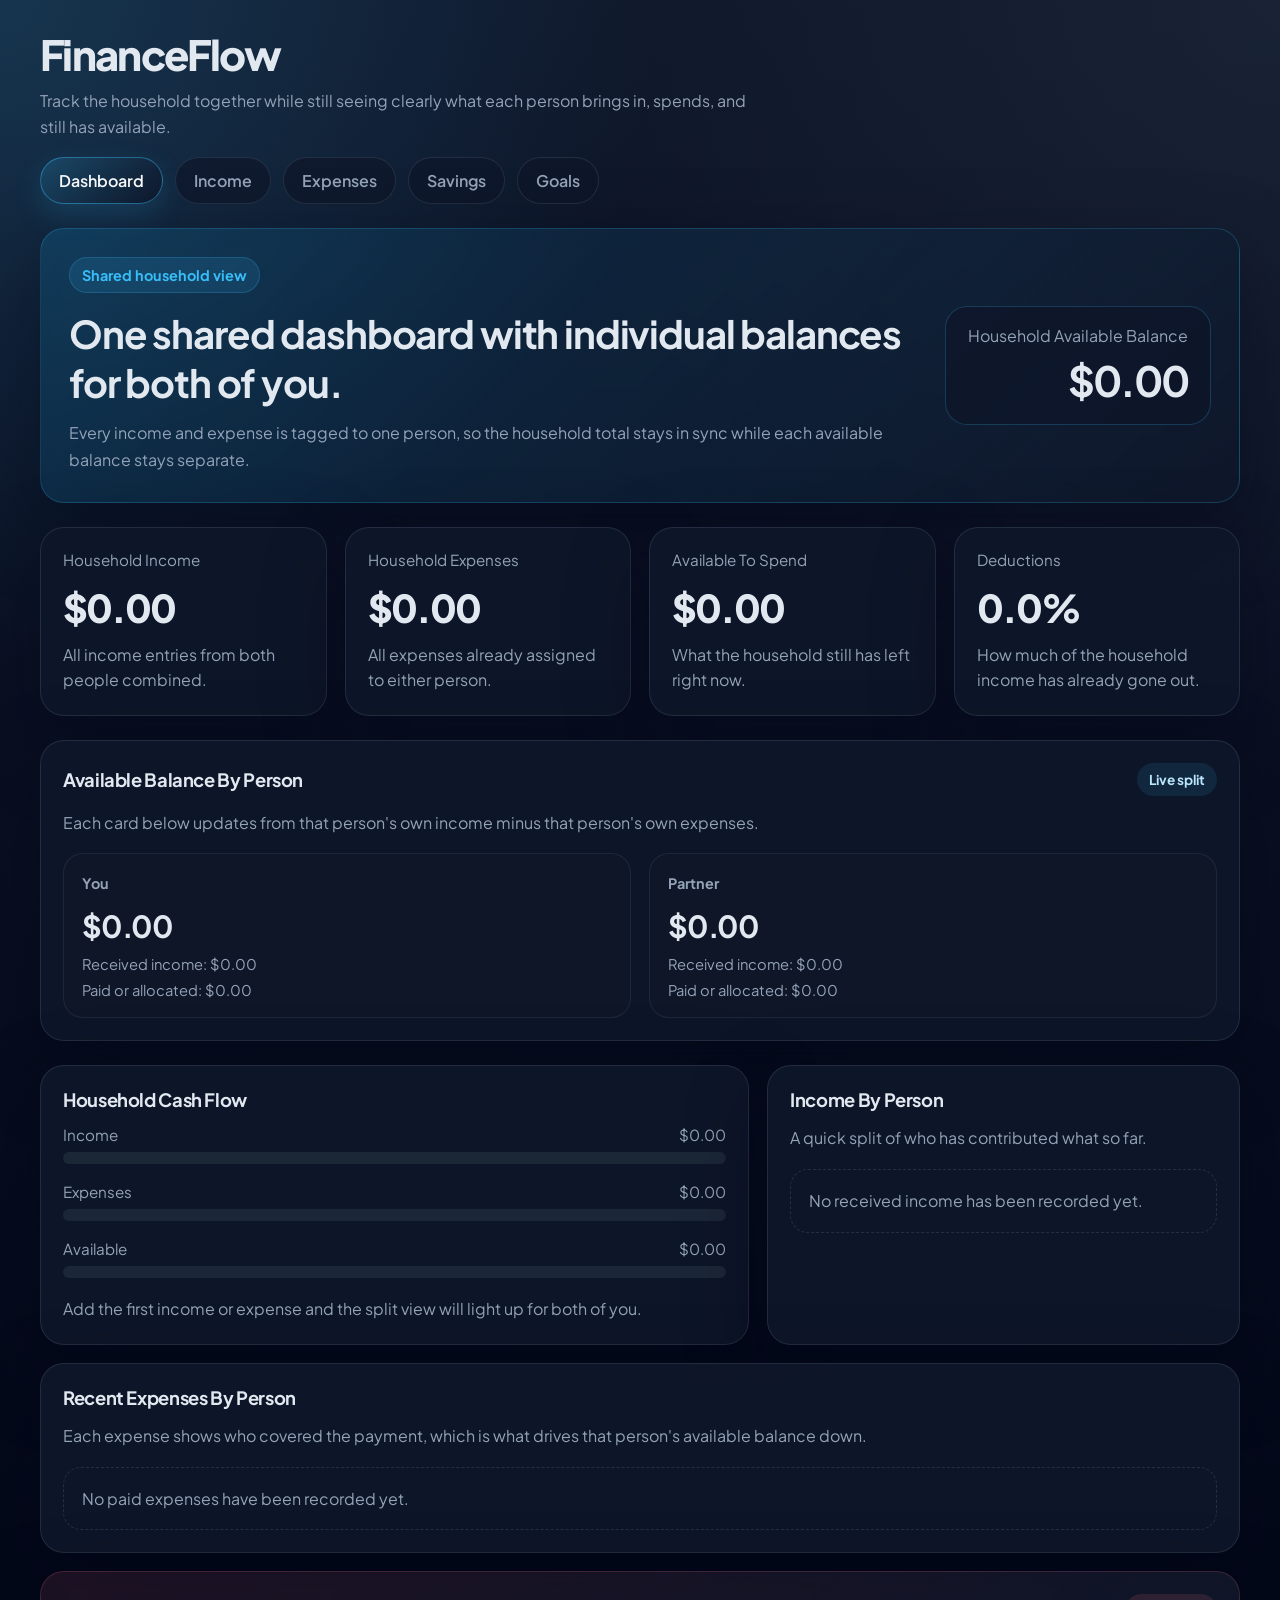
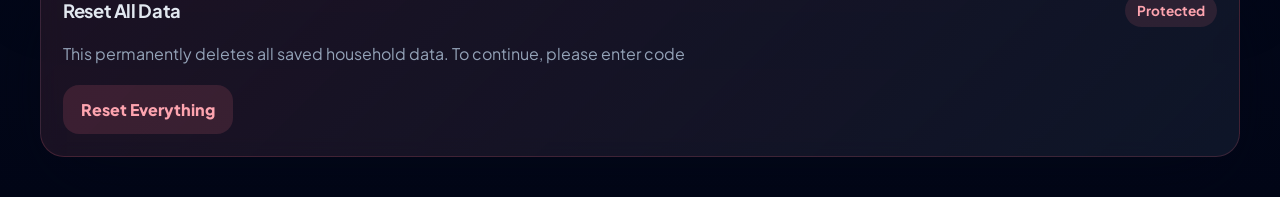
<file: index.html>
<!DOCTYPE html>
<html lang="en">
<head>
  <meta charset="UTF-8">
  <meta name="viewport" content="width=device-width, initial-scale=1.0">
  <title>FinanceFlow | Dashboard</title>
  <link rel="preconnect" href="https://fonts.googleapis.com">
  <link rel="preconnect" href="https://fonts.gstatic.com" crossorigin>
  <link href="https://fonts.googleapis.com/css2?family=Plus+Jakarta+Sans:wght@400;500;600;700;800&display=swap" rel="stylesheet">
  <style>
    :root {
      --panel: rgba(15, 23, 42, 0.92);
      --border: rgba(148, 163, 184, 0.16);
      --text: #e2e8f0;
      --muted: #94a3b8;
      --accent: #38bdf8;
      --shadow: 0 28px 80px rgba(2, 6, 23, 0.45);
      --radius: 24px;
    }

    * { box-sizing: border-box; }

    body {
      margin: 0;
      min-height: 100vh;
      font-family: "Plus Jakarta Sans", sans-serif;
      color: var(--text);
      background:
        radial-gradient(circle at top left, rgba(56, 189, 248, 0.18), transparent 30%),
        radial-gradient(circle at top right, rgba(30, 41, 59, 0.65), transparent 34%),
        linear-gradient(180deg, #0f172a 0%, #020617 100%);
    }

    a { color: inherit; text-decoration: none; }

    .container {
      width: min(1200px, calc(100% - 32px));
      margin: 0 auto;
      padding: 28px 0 40px;
    }

    .topbar {
      display: flex;
      justify-content: space-between;
      align-items: center;
      gap: 18px;
      margin-bottom: 24px;
      flex-wrap: wrap;
    }

    .brand h1 {
      margin: 0;
      font-size: clamp(1.7rem, 4vw, 2.6rem);
      font-weight: 800;
      letter-spacing: -0.04em;
    }

    .brand p {
      margin: 8px 0 0;
      color: var(--muted);
      max-width: 720px;
      line-height: 1.6;
    }

    .nav {
      display: flex;
      gap: 12px;
      flex-wrap: wrap;
    }

    .nav a {
      padding: 12px 18px;
      border-radius: 999px;
      border: 1px solid var(--border);
      background: rgba(15, 23, 42, 0.72);
      color: var(--muted);
      font-weight: 600;
      transition: 0.2s ease;
    }

    .nav a:hover,
    .nav a.active {
      color: #f8fafc;
      border-color: rgba(56, 189, 248, 0.45);
      background: linear-gradient(135deg, rgba(56, 189, 248, 0.2), rgba(15, 23, 42, 0.9));
      box-shadow: 0 12px 30px rgba(56, 189, 248, 0.16);
    }

    .hero,
    .card {
      background: var(--panel);
      border: 1px solid var(--border);
      border-radius: var(--radius);
      box-shadow: var(--shadow);
      backdrop-filter: blur(10px);
    }

    .hero {
      display: grid;
      grid-template-columns: 1.2fr auto;
      gap: 18px;
      align-items: center;
      padding: 28px;
      margin-bottom: 24px;
      background: linear-gradient(135deg, rgba(14, 165, 233, 0.16), rgba(15, 23, 42, 0.92));
      border-color: rgba(56, 189, 248, 0.22);
    }

    .hero-tag {
      display: inline-flex;
      padding: 8px 12px;
      border-radius: 999px;
      background: rgba(56, 189, 248, 0.12);
      border: 1px solid rgba(56, 189, 248, 0.2);
      color: var(--accent);
      font-size: 0.9rem;
      font-weight: 700;
      margin-bottom: 16px;
    }

    .hero h2 {
      margin: 0;
      font-size: clamp(1.6rem, 4vw, 2.4rem);
      letter-spacing: -0.03em;
    }

    .hero p {
      margin: 12px 0 0;
      color: var(--muted);
      line-height: 1.7;
    }

    .hero-total {
      padding: 18px 22px;
      min-width: 240px;
      border-radius: 22px;
      background: rgba(15, 23, 42, 0.78);
      border: 1px solid rgba(56, 189, 248, 0.22);
      text-align: right;
    }

    .hero-total span {
      display: block;
      color: var(--muted);
      margin-bottom: 8px;
    }

    .hero-total strong {
      font-size: clamp(1.8rem, 4vw, 2.6rem);
      letter-spacing: -0.05em;
    }

    .stats-grid,
    .person-grid,
    .content-grid {
      display: grid;
      gap: 18px;
    }

    .stats-grid {
      grid-template-columns: repeat(4, minmax(0, 1fr));
      margin-bottom: 24px;
    }

    .person-grid {
      grid-template-columns: repeat(auto-fit, minmax(220px, 1fr));
    }

    .content-grid {
      grid-template-columns: 1.2fr 0.8fr;
    }

    .card { padding: 22px; }

    .section-title {
      margin: 0 0 14px;
      font-size: 1.15rem;
      letter-spacing: -0.02em;
    }

    .section-copy,
    .stat-meta,
    .subtle {
      color: var(--muted);
      line-height: 1.6;
      margin: 0;
    }

    .stat-label {
      color: var(--muted);
      font-size: 0.95rem;
      margin-bottom: 14px;
    }

    .stat-value {
      font-size: clamp(1.8rem, 3vw, 2.7rem);
      font-weight: 800;
      letter-spacing: -0.05em;
      margin: 0 0 10px;
    }

    .inline-head {
      display: flex;
      justify-content: space-between;
      gap: 16px;
      align-items: center;
      margin-bottom: 14px;
      flex-wrap: wrap;
    }

    .badge {
      display: inline-flex;
      align-items: center;
      padding: 8px 12px;
      border-radius: 999px;
      background: rgba(56, 189, 248, 0.1);
      color: #bae6fd;
      font-size: 0.85rem;
      font-weight: 700;
    }

    .button {
      border: none;
      border-radius: 16px;
      padding: 14px 18px;
      background: linear-gradient(135deg, #38bdf8, #0ea5e9);
      color: #02111f;
      font: inherit;
      font-weight: 800;
      cursor: pointer;
      transition: transform 0.2s ease, box-shadow 0.2s ease;
    }

    .button:hover {
      transform: translateY(-1px);
      box-shadow: 0 16px 30px rgba(56, 189, 248, 0.26);
    }

    .button-danger {
      background: rgba(251, 113, 133, 0.14);
      color: #fda4af;
      box-shadow: none;
    }

    .button.button-danger:hover {
      box-shadow: 0 16px 30px rgba(251, 113, 133, 0.18);
    }

    .danger-zone {
      border-color: rgba(251, 113, 133, 0.18);
      background: linear-gradient(135deg, rgba(251, 113, 133, 0.10), rgba(15, 23, 42, 0.92));
    }

    .person-card {
      padding: 18px;
      border-radius: 20px;
      background: rgba(15, 23, 42, 0.74);
      border: 1px solid rgba(148, 163, 184, 0.12);
    }

    .shared-card {
      border-style: dashed;
    }

    .person-kicker {
      display: inline-flex;
      margin-bottom: 14px;
      color: var(--muted);
      font-size: 0.9rem;
      font-weight: 700;
    }

    .person-card strong {
      display: block;
      font-size: 1.9rem;
      letter-spacing: -0.04em;
      margin-bottom: 10px;
    }

    .person-meta {
      display: grid;
      gap: 8px;
      color: var(--muted);
      font-size: 0.92rem;
    }

    .list {
      display: grid;
      gap: 12px;
    }

    .list-item {
      display: flex;
      justify-content: space-between;
      gap: 16px;
      padding: 16px 18px;
      border-radius: 18px;
      background: rgba(15, 23, 42, 0.78);
      border: 1px solid rgba(148, 163, 184, 0.12);
    }

    .list-item strong {
      display: block;
      margin-bottom: 4px;
      font-size: 0.98rem;
    }

    .item-meta {
      display: flex;
      gap: 10px;
      flex-wrap: wrap;
      color: var(--muted);
      font-size: 0.9rem;
    }

    .empty-state {
      padding: 18px;
      border-radius: 18px;
      background: rgba(15, 23, 42, 0.7);
      border: 1px dashed rgba(148, 163, 184, 0.18);
      color: var(--muted);
      line-height: 1.6;
    }

    .bar-stack {
      display: grid;
      gap: 18px;
    }

    .bar-row {
      display: grid;
      gap: 8px;
    }

    .bar-header {
      display: flex;
      justify-content: space-between;
      gap: 12px;
      color: var(--muted);
      font-size: 0.95rem;
    }

    .bar-track {
      width: 100%;
      height: 12px;
      background: rgba(30, 41, 59, 0.86);
      border-radius: 999px;
      overflow: hidden;
    }

    .bar-fill {
      height: 100%;
      border-radius: inherit;
      transition: width 0.35s ease;
    }

    .income-bar { background: linear-gradient(90deg, #38bdf8, #0ea5e9); }
    .expense-bar { background: linear-gradient(90deg, #fb7185, #f43f5e); }
    .available-bar { background: linear-gradient(90deg, #22c55e, #14b8a6); }

    @media (max-width: 980px) {
      .hero,
      .content-grid {
        grid-template-columns: 1fr;
      }

      .stats-grid {
        grid-template-columns: repeat(2, minmax(0, 1fr));
      }

      .hero-total {
        text-align: left;
      }
    }

    @media (max-width: 640px) {
      .container {
        width: min(100% - 20px, 100%);
        padding: 18px 0 28px;
      }

      .hero,
      .card {
        padding: 18px;
        border-radius: 20px;
      }

      .stats-grid {
        grid-template-columns: 1fr;
      }

      .nav {
        width: 100%;
      }

      .nav a {
        flex: 1 1 calc(50% - 8px);
        text-align: center;
      }
    }
  </style>
</head>
<body>
  <div class="container" id="dashboard-page">
    <header class="topbar">
      <div class="brand">
        <h1>FinanceFlow</h1>
        <p>Track the household together while still seeing clearly what each person brings in, spends, and still has available.</p>
      </div>
      <nav class="nav">
        <a class="active" href="index.html">Dashboard</a>
        <a href="income.html">Income</a>
        <a href="expenses.html">Expenses</a>
        <a href="savings.html">Savings</a>
        <a href="goals.html">Goals</a>
      </nav>
    </header>

    <section class="hero">
      <div>
        <div class="hero-tag">Shared household view</div>
        <h2>One shared dashboard with individual balances for both of you.</h2>
        <p>Every income and expense is tagged to one person, so the household total stays in sync while each available balance stays separate.</p>
      </div>
      <div class="hero-total">
        <span>Household Available Balance</span>
        <strong id="dashboard-household-available">$0.00</strong>
      </div>
    </section>

    <section class="stats-grid">
      <article class="card">
        <div class="stat-label">Household Income</div>
        <p class="stat-value" id="total-income">$0.00</p>
        <p class="stat-meta">All income entries from both people combined.</p>
      </article>
      <article class="card">
        <div class="stat-label">Household Expenses</div>
        <p class="stat-value" id="total-expenses">$0.00</p>
        <p class="stat-meta">All expenses already assigned to either person.</p>
      </article>
      <article class="card">
        <div class="stat-label">Available To Spend</div>
        <p class="stat-value" id="total-available">$0.00</p>
        <p class="stat-meta">What the household still has left right now.</p>
      </article>
      <article class="card">
        <div class="stat-label">Deductions</div>
        <p class="stat-value" id="deductions-value">0%</p>
        <p class="stat-meta">How much of the household income has already gone out.</p>
      </article>
    </section>

    <section class="card" style="margin-bottom: 24px;">
      <div class="inline-head">
        <h3 class="section-title" style="margin: 0;">Available Balance By Person</h3>
        <span class="badge">Live split</span>
      </div>
      <p class="section-copy">Each card below updates from that person's own income minus that person's own expenses.</p>
      <div id="person-stats" class="person-grid" style="margin-top: 18px;"></div>
      <p id="shared-data-note" class="subtle" style="display: none; margin-top: 18px;"></p>
    </section>

    <section class="content-grid">
      <article class="card">
        <h3 class="section-title">Household Cash Flow</h3>
        <div class="bar-stack">
          <div class="bar-row">
            <div class="bar-header">
              <span>Income</span>
              <span id="income-line">$0.00</span>
            </div>
            <div class="bar-track"><div class="bar-fill income-bar" id="income-bar"></div></div>
          </div>
          <div class="bar-row">
            <div class="bar-header">
              <span>Expenses</span>
              <span id="expense-line">$0.00</span>
            </div>
            <div class="bar-track"><div class="bar-fill expense-bar" id="expense-bar"></div></div>
          </div>
          <div class="bar-row">
            <div class="bar-header">
              <span>Available</span>
              <span id="available-line">$0.00</span>
            </div>
            <div class="bar-track"><div class="bar-fill available-bar" id="available-bar"></div></div>
          </div>
        </div>
        <p class="section-copy" id="summary-text" style="margin-top: 18px;">Add income and expenses to activate the shared household view.</p>
      </article>

      <article class="card">
        <h3 class="section-title">Income By Person</h3>
        <p class="section-copy" style="margin-bottom: 18px;">A quick split of who has contributed what so far.</p>
        <div id="income-split-list" class="list">
          <div class="empty-state">No income has been recorded yet.</div>
        </div>
      </article>
    </section>

    <section class="card" style="margin-top: 18px;">
      <h3 class="section-title">Recent Expenses By Person</h3>
      <p class="section-copy" style="margin-bottom: 18px;">Each expense shows who covered the payment, which is what drives that person's available balance down.</p>
      <div id="expense-split-list" class="list">
        <div class="empty-state">No expenses have been recorded yet.</div>
      </div>
    </section>

    <section class="card danger-zone" style="margin-top: 18px;">
      <div class="inline-head">
        <h3 class="section-title" style="margin: 0;">Reset All Data</h3>
        <span class="badge" style="background: rgba(251, 113, 133, 0.12); color: #fda4af;">Protected</span>
      </div>
      <p class="section-copy" style="margin-bottom: 18px;">
        This permanently deletes all saved household data. To continue, please enter code
      </p>
      <button class="button button-danger" id="reset-finance-button" type="button">Reset Everything</button>
    </section>
  </div>

  <script src="app.js"></script>
</body>
</html>
</file>
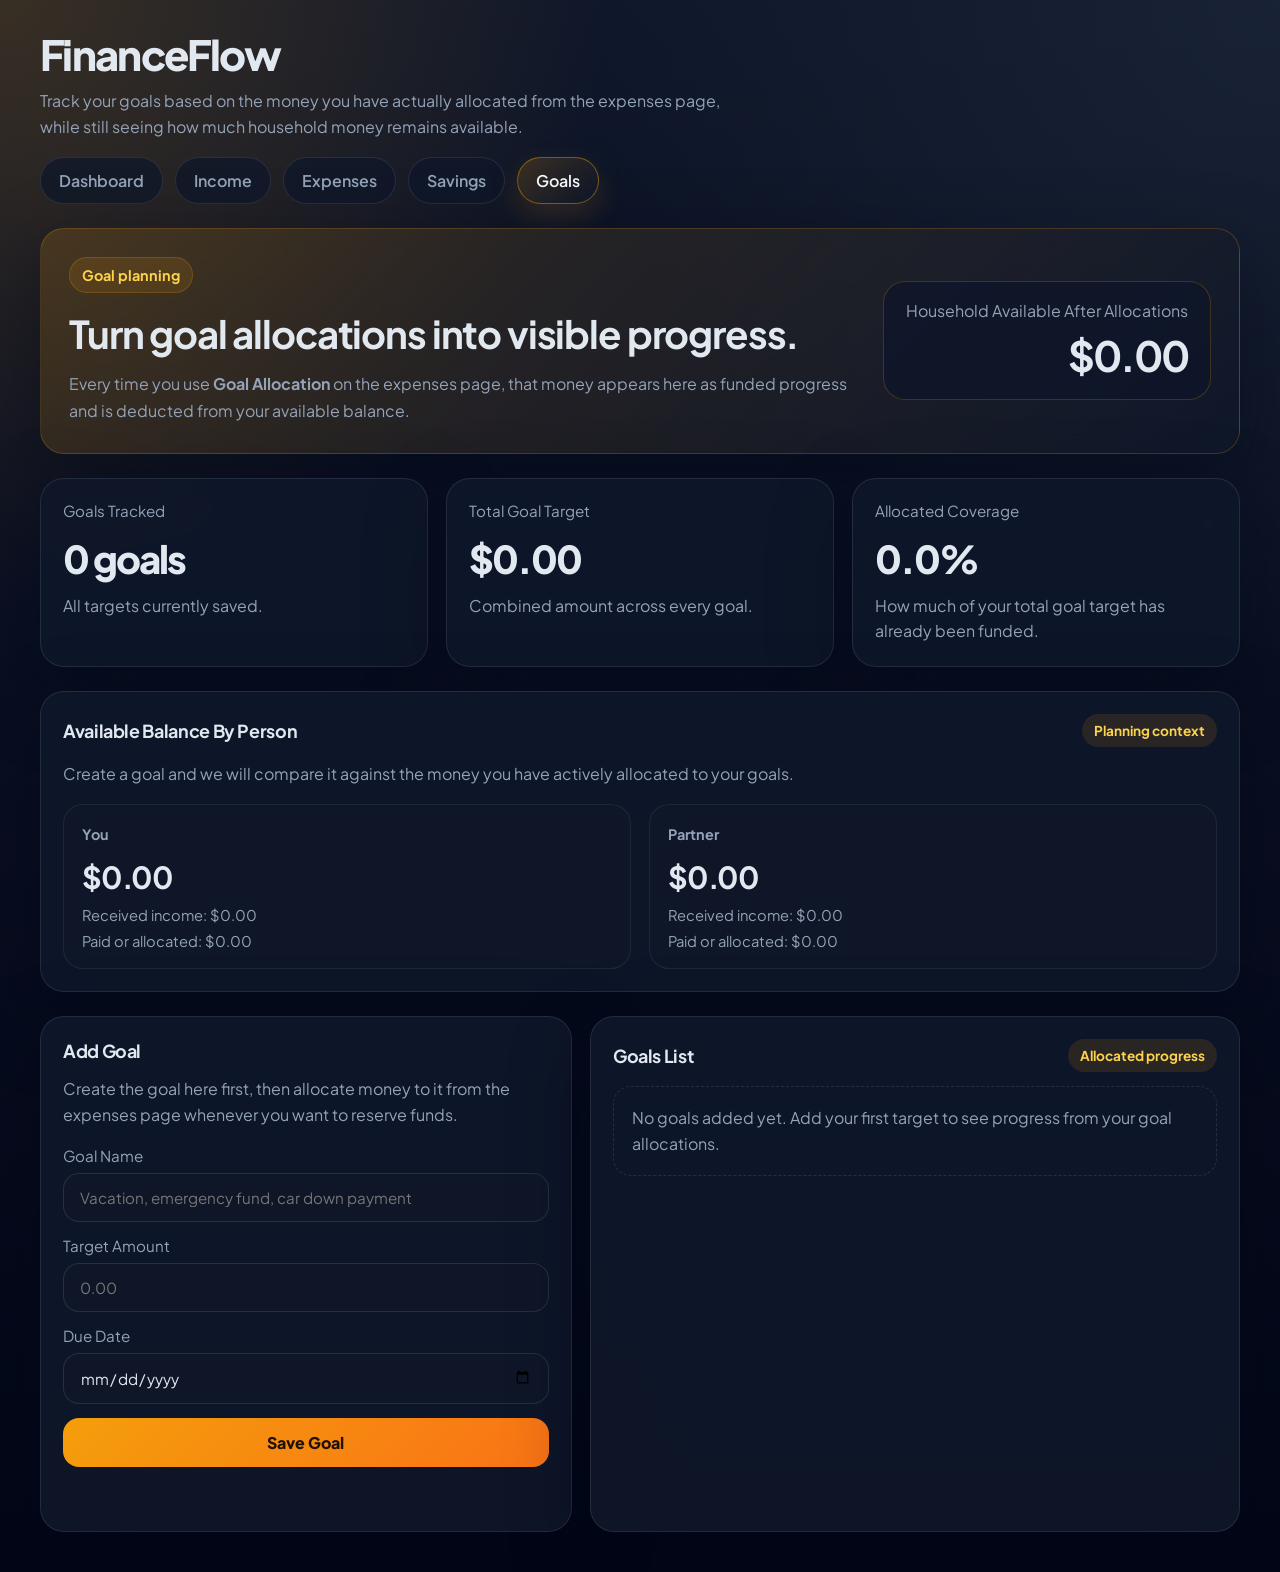
<file: goals.html>
<!DOCTYPE html>
<html lang="en">
<head>
  <meta charset="UTF-8">
  <meta name="viewport" content="width=device-width, initial-scale=1.0">
  <title>FinanceFlow | Goals</title>
  <link rel="preconnect" href="https://fonts.googleapis.com">
  <link rel="preconnect" href="https://fonts.gstatic.com" crossorigin>
  <link href="https://fonts.googleapis.com/css2?family=Plus+Jakarta+Sans:wght@400;500;600;700;800&display=swap" rel="stylesheet">
  <style>
    :root {
      --panel: rgba(15, 23, 42, 0.92);
      --border: rgba(148, 163, 184, 0.16);
      --text: #e2e8f0;
      --muted: #94a3b8;
      --accent: #f59e0b;
      --shadow: 0 28px 80px rgba(2, 6, 23, 0.45);
      --radius: 24px;
    }

    * { box-sizing: border-box; }

    body {
      margin: 0;
      min-height: 100vh;
      font-family: "Plus Jakarta Sans", sans-serif;
      color: var(--text);
      background:
        radial-gradient(circle at top left, rgba(245, 158, 11, 0.18), transparent 30%),
        radial-gradient(circle at top right, rgba(30, 41, 59, 0.65), transparent 34%),
        linear-gradient(180deg, #0f172a 0%, #020617 100%);
    }

    a { color: inherit; text-decoration: none; }

    .container {
      width: min(1200px, calc(100% - 32px));
      margin: 0 auto;
      padding: 28px 0 40px;
    }

    .topbar {
      display: flex;
      justify-content: space-between;
      align-items: center;
      gap: 18px;
      margin-bottom: 24px;
      flex-wrap: wrap;
    }

    .brand h1 {
      margin: 0;
      font-size: clamp(1.7rem, 4vw, 2.6rem);
      font-weight: 800;
      letter-spacing: -0.04em;
    }

    .brand p {
      margin: 8px 0 0;
      color: var(--muted);
      max-width: 720px;
      line-height: 1.6;
    }

    .nav {
      display: flex;
      gap: 12px;
      flex-wrap: wrap;
    }

    .nav a {
      padding: 12px 18px;
      border-radius: 999px;
      border: 1px solid var(--border);
      background: rgba(15, 23, 42, 0.72);
      color: var(--muted);
      font-weight: 600;
      transition: 0.2s ease;
    }

    .nav a:hover,
    .nav a.active {
      color: #f8fafc;
      border-color: rgba(245, 158, 11, 0.45);
      background: linear-gradient(135deg, rgba(245, 158, 11, 0.18), rgba(15, 23, 42, 0.9));
      box-shadow: 0 12px 30px rgba(245, 158, 11, 0.16);
    }

    .hero,
    .card {
      background: var(--panel);
      border: 1px solid var(--border);
      border-radius: var(--radius);
      box-shadow: var(--shadow);
      backdrop-filter: blur(10px);
    }

    .hero {
      display: grid;
      grid-template-columns: 1.2fr auto;
      gap: 18px;
      align-items: center;
      padding: 28px;
      margin-bottom: 24px;
      background: linear-gradient(135deg, rgba(245, 158, 11, 0.16), rgba(15, 23, 42, 0.92));
      border-color: rgba(245, 158, 11, 0.22);
    }

    .hero-tag {
      display: inline-flex;
      padding: 8px 12px;
      border-radius: 999px;
      background: rgba(245, 158, 11, 0.12);
      border: 1px solid rgba(245, 158, 11, 0.2);
      color: #fcd34d;
      font-size: 0.9rem;
      font-weight: 700;
      margin-bottom: 16px;
    }

    .hero h2 {
      margin: 0;
      font-size: clamp(1.6rem, 4vw, 2.4rem);
      letter-spacing: -0.03em;
    }

    .hero p {
      margin: 12px 0 0;
      color: var(--muted);
      line-height: 1.7;
    }

    .hero-total {
      padding: 18px 22px;
      min-width: 240px;
      border-radius: 22px;
      background: rgba(15, 23, 42, 0.78);
      border: 1px solid rgba(245, 158, 11, 0.22);
      text-align: right;
    }

    .hero-total span {
      display: block;
      color: var(--muted);
      margin-bottom: 8px;
    }

    .hero-total strong {
      font-size: clamp(1.8rem, 4vw, 2.6rem);
      letter-spacing: -0.05em;
    }

    .stats-grid,
    .person-grid,
    .layout,
    .stack {
      display: grid;
      gap: 18px;
    }

    .stats-grid {
      grid-template-columns: repeat(3, minmax(0, 1fr));
      margin-bottom: 24px;
    }

    .person-grid {
      grid-template-columns: repeat(auto-fit, minmax(220px, 1fr));
    }

    .layout {
      grid-template-columns: 0.9fr 1.1fr;
    }

    .card { padding: 22px; }

    .section-title {
      margin: 0 0 14px;
      font-size: 1.12rem;
      letter-spacing: -0.02em;
    }

    .section-copy,
    .stat-meta,
    .subtle {
      color: var(--muted);
      line-height: 1.6;
      margin: 0;
    }

    .stat-label {
      color: var(--muted);
      font-size: 0.95rem;
      margin-bottom: 14px;
    }

    .stat-value {
      font-size: clamp(1.8rem, 3vw, 2.5rem);
      font-weight: 800;
      letter-spacing: -0.05em;
      margin: 0 0 10px;
    }

    .inline-head {
      display: flex;
      justify-content: space-between;
      gap: 16px;
      align-items: center;
      margin-bottom: 14px;
      flex-wrap: wrap;
    }

    .badge {
      display: inline-flex;
      align-items: center;
      padding: 8px 12px;
      border-radius: 999px;
      background: rgba(245, 158, 11, 0.12);
      color: #fcd34d;
      font-size: 0.85rem;
      font-weight: 700;
    }

    .person-card {
      padding: 18px;
      border-radius: 20px;
      background: rgba(15, 23, 42, 0.74);
      border: 1px solid rgba(148, 163, 184, 0.12);
    }

    .shared-card {
      border-style: dashed;
    }

    .person-kicker {
      display: inline-flex;
      margin-bottom: 14px;
      color: var(--muted);
      font-size: 0.9rem;
      font-weight: 700;
    }

    .person-card strong {
      display: block;
      font-size: 1.9rem;
      letter-spacing: -0.04em;
      margin-bottom: 10px;
    }

    .person-meta {
      display: grid;
      gap: 8px;
      color: var(--muted);
      font-size: 0.92rem;
    }

    .form-grid { display: grid; gap: 14px; }

    label {
      display: grid;
      gap: 8px;
      color: var(--muted);
      font-size: 0.95rem;
    }

    input {
      width: 100%;
      padding: 14px 16px;
      border-radius: 16px;
      border: 1px solid rgba(148, 163, 184, 0.18);
      background: rgba(15, 23, 42, 0.9);
      color: var(--text);
      outline: none;
      font: inherit;
      transition: border-color 0.2s ease, box-shadow 0.2s ease;
    }

    input:focus {
      border-color: rgba(245, 158, 11, 0.55);
      box-shadow: 0 0 0 4px rgba(245, 158, 11, 0.12);
    }

    .button {
      border: none;
      border-radius: 16px;
      padding: 14px 18px;
      background: linear-gradient(135deg, #f59e0b, #f97316);
      color: #1f1201;
      font: inherit;
      font-weight: 800;
      cursor: pointer;
      transition: transform 0.2s ease, box-shadow 0.2s ease;
    }

    .button:hover {
      transform: translateY(-1px);
      box-shadow: 0 16px 30px rgba(245, 158, 11, 0.24);
    }

    .button-danger {
      padding: 10px 14px;
      border-radius: 14px;
      background: rgba(251, 113, 133, 0.14);
      color: #fda4af;
      box-shadow: none;
    }

    .message {
      min-height: 22px;
      font-size: 0.92rem;
      margin-top: 6px;
    }

    .error { color: #fda4af; }
    .success { color: #86efac; }

    .list {
      display: grid;
      gap: 12px;
    }

    .empty-state {
      padding: 18px;
      border-radius: 18px;
      background: rgba(15, 23, 42, 0.7);
      border: 1px dashed rgba(148, 163, 184, 0.18);
      color: var(--muted);
      line-height: 1.6;
    }

    .goal-card {
      padding: 18px;
      border-radius: 20px;
      background: rgba(15, 23, 42, 0.78);
      border: 1px solid rgba(148, 163, 184, 0.12);
      display: grid;
      gap: 14px;
    }

    .goal-head {
      display: flex;
      justify-content: space-between;
      gap: 16px;
      align-items: flex-start;
    }

    .goal-head strong {
      display: block;
      font-size: 1.02rem;
      margin-bottom: 6px;
    }

    .item-meta {
      display: flex;
      gap: 10px;
      flex-wrap: wrap;
      color: var(--muted);
      font-size: 0.9rem;
    }

    .goal-track {
      width: 100%;
      height: 12px;
      background: rgba(30, 41, 59, 0.86);
      border-radius: 999px;
      overflow: hidden;
    }

    .goal-fill {
      height: 100%;
      border-radius: inherit;
      background: linear-gradient(90deg, #f59e0b, #f97316);
      transition: width 0.35s ease;
    }

    .goal-meta-row {
      display: flex;
      justify-content: space-between;
      gap: 16px;
      flex-wrap: wrap;
      color: var(--muted);
      font-size: 0.92rem;
    }

    .goal-meta-row strong {
      color: var(--text);
    }

    @media (max-width: 980px) {
      .hero,
      .layout {
        grid-template-columns: 1fr;
      }

      .stats-grid {
        grid-template-columns: 1fr;
      }

      .hero-total {
        text-align: left;
      }
    }

    @media (max-width: 640px) {
      .container {
        width: min(100% - 20px, 100%);
        padding: 18px 0 28px;
      }

      .hero,
      .card {
        padding: 18px;
        border-radius: 20px;
      }

      .nav {
        width: 100%;
      }

      .nav a {
        flex: 1 1 calc(50% - 8px);
        text-align: center;
      }
    }
  </style>
</head>
<body>
  <div class="container" id="goals-page">
    <header class="topbar">
      <div class="brand">
        <h1>FinanceFlow</h1>
        <p>Track your goals based on the money you have actually allocated from the expenses page, while still seeing how much household money remains available.</p>
      </div>
      <nav class="nav">
        <a href="index.html">Dashboard</a>
        <a href="income.html">Income</a>
        <a href="expenses.html">Expenses</a>
        <a href="savings.html">Savings</a>
        <a class="active" href="goals.html">Goals</a>
      </nav>
    </header>

    <section class="hero">
      <div>
        <div class="hero-tag">Goal planning</div>
        <h2>Turn goal allocations into visible progress.</h2>
        <p>Every time you use <strong>Goal Allocation</strong> on the expenses page, that money appears here as funded progress and is deducted from your available balance.</p>
      </div>
      <div class="hero-total">
        <span>Household Available After Allocations</span>
        <strong id="goals-household-available">$0.00</strong>
      </div>
    </section>

    <section class="stats-grid">
      <article class="card">
        <div class="stat-label">Goals Tracked</div>
        <p class="stat-value" id="goals-count">0 goals</p>
        <p class="stat-meta">All targets currently saved.</p>
      </article>
      <article class="card">
        <div class="stat-label">Total Goal Target</div>
        <p class="stat-value" id="goals-total-target">$0.00</p>
        <p class="stat-meta">Combined amount across every goal.</p>
      </article>
      <article class="card">
        <div class="stat-label">Allocated Coverage</div>
        <p class="stat-value" id="goals-coverage">0.0%</p>
        <p class="stat-meta">How much of your total goal target has already been funded.</p>
      </article>
    </section>

    <section class="card" style="margin-bottom: 24px;">
      <div class="inline-head">
        <h3 class="section-title" style="margin: 0;">Available Balance By Person</h3>
        <span class="badge">Planning context</span>
      </div>
      <p class="section-copy" id="goals-summary">Create a goal and we will compare it against the money you have actively allocated to your goals.</p>
      <div id="goals-balance-grid" class="person-grid" style="margin-top: 18px;"></div>
      <p id="goals-legacy-note" class="subtle" style="display: none; margin-top: 18px;"></p>
    </section>

    <section class="layout">
      <article class="card">
        <h3 class="section-title">Add Goal</h3>
        <p class="section-copy" style="margin-bottom: 18px;">Create the goal here first, then allocate money to it from the expenses page whenever you want to reserve funds.</p>
        <form id="goal-form" class="form-grid">
          <label>
            Goal Name
            <input id="goal-name" type="text" placeholder="Vacation, emergency fund, car down payment">
          </label>
          <label>
            Target Amount
            <input id="goal-amount" type="number" min="0" step="0.01" placeholder="0.00">
          </label>
          <label>
            Due Date
            <input id="goal-due-date" type="date">
          </label>
          <button class="button" type="submit">Save Goal</button>
          <div id="goal-message" class="message"></div>
        </form>
      </article>

      <div class="stack">
        <article class="card">
          <div class="inline-head">
            <h3 class="section-title" style="margin: 0;">Goals List</h3>
            <span class="badge">Allocated progress</span>
          </div>
          <div id="goal-list" class="list">
            <div class="empty-state">No goals added yet. Add your first target to see progress from your goal allocations.</div>
          </div>
        </article>
      </div>
    </section>
  </div>

  <script src="app.js"></script>
</body>
</html>
</file>
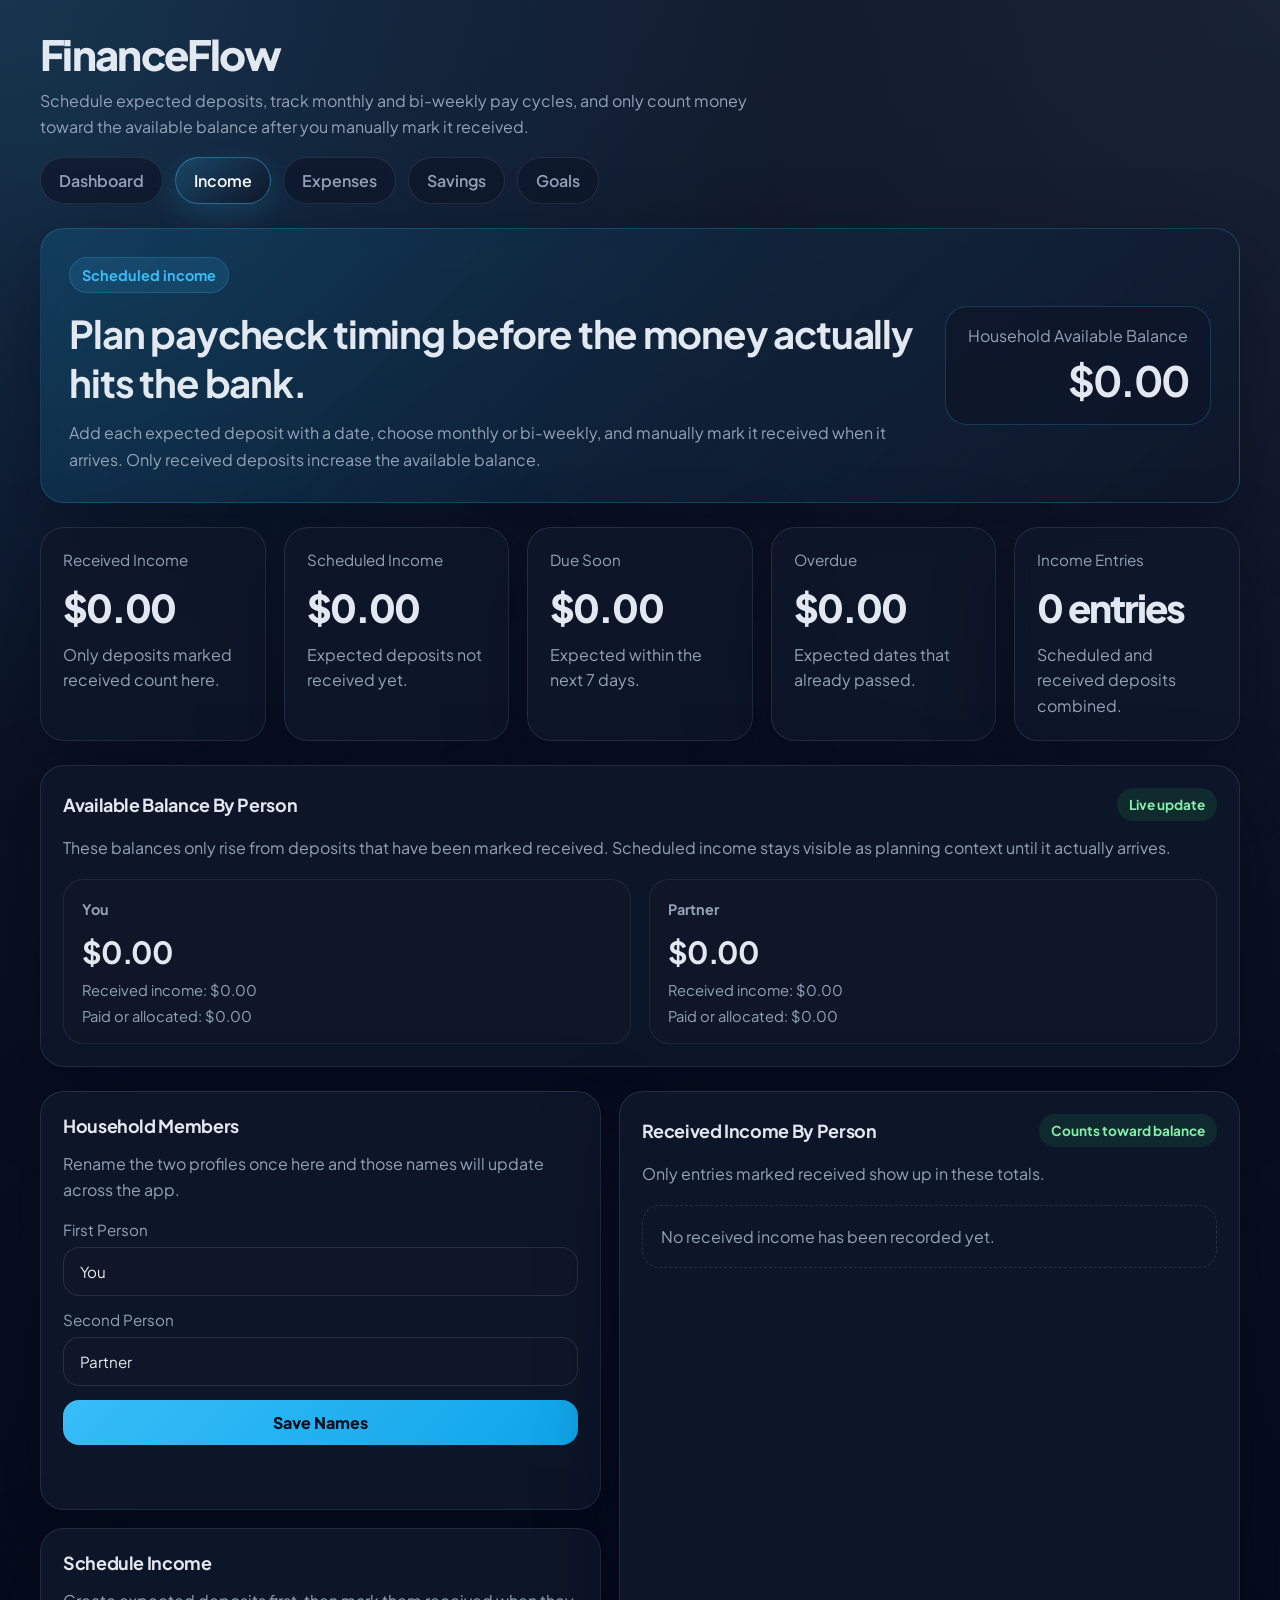
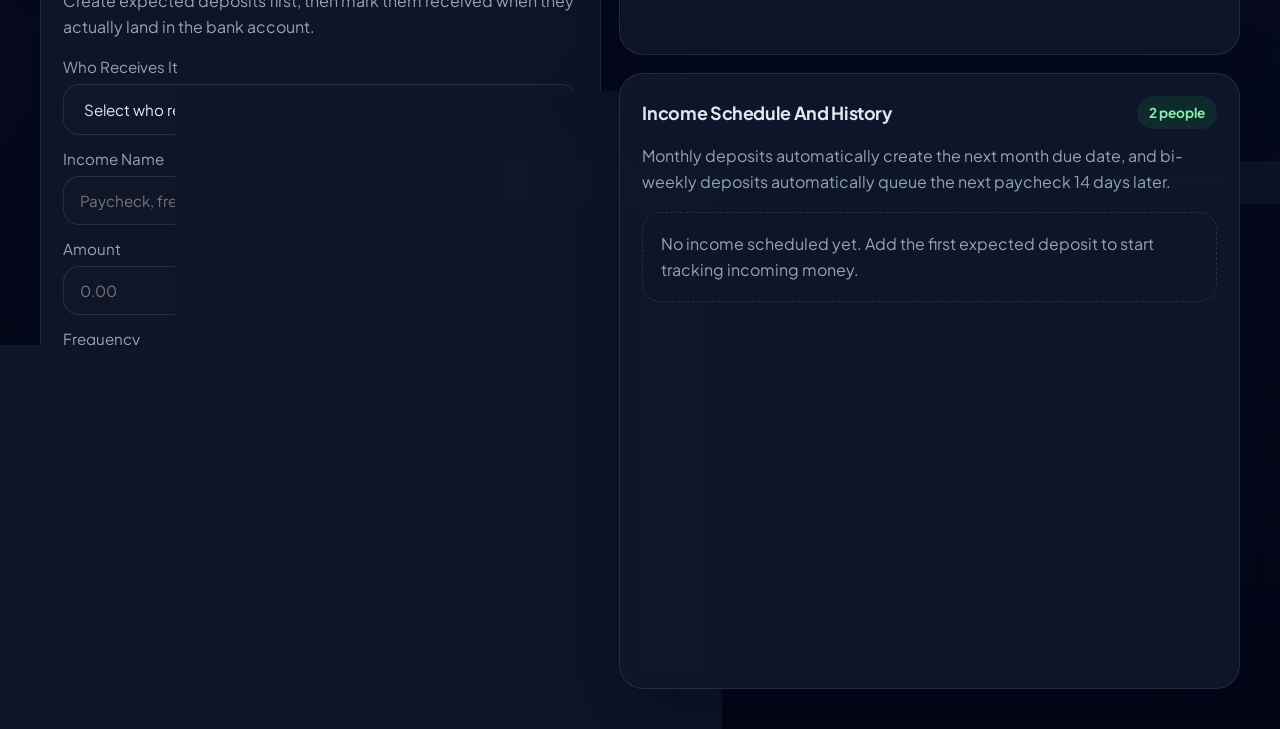
<file: income.html>
<!DOCTYPE html>
<html lang="en">
<head>
  <meta charset="UTF-8">
  <meta name="viewport" content="width=device-width, initial-scale=1.0">
  <title>FinanceFlow | Income</title>
  <link rel="preconnect" href="https://fonts.googleapis.com">
  <link rel="preconnect" href="https://fonts.gstatic.com" crossorigin>
  <link href="https://fonts.googleapis.com/css2?family=Plus+Jakarta+Sans:wght@400;500;600;700;800&display=swap" rel="stylesheet">
  <style>
    :root {
      --panel: rgba(15, 23, 42, 0.92);
      --border: rgba(148, 163, 184, 0.16);
      --text: #e2e8f0;
      --muted: #94a3b8;
      --accent: #38bdf8;
      --shadow: 0 28px 80px rgba(2, 6, 23, 0.45);
      --radius: 24px;
    }

    * { box-sizing: border-box; }

    body {
      margin: 0;
      min-height: 100vh;
      font-family: "Plus Jakarta Sans", sans-serif;
      color: var(--text);
      background:
        radial-gradient(circle at top left, rgba(56, 189, 248, 0.18), transparent 30%),
        radial-gradient(circle at top right, rgba(30, 41, 59, 0.65), transparent 34%),
        linear-gradient(180deg, #0f172a 0%, #020617 100%);
    }

    a { color: inherit; text-decoration: none; }

    .container {
      width: min(1200px, calc(100% - 32px));
      margin: 0 auto;
      padding: 28px 0 40px;
    }

    .topbar {
      display: flex;
      justify-content: space-between;
      align-items: center;
      gap: 18px;
      margin-bottom: 24px;
      flex-wrap: wrap;
    }

    .brand h1 {
      margin: 0;
      font-size: clamp(1.7rem, 4vw, 2.6rem);
      font-weight: 800;
      letter-spacing: -0.04em;
    }

    .brand p {
      margin: 8px 0 0;
      color: var(--muted);
      max-width: 760px;
      line-height: 1.6;
    }

    .nav {
      display: flex;
      gap: 12px;
      flex-wrap: wrap;
    }

    .nav a {
      padding: 12px 18px;
      border-radius: 999px;
      border: 1px solid var(--border);
      background: rgba(15, 23, 42, 0.72);
      color: var(--muted);
      font-weight: 600;
      transition: 0.2s ease;
    }

    .nav a:hover,
    .nav a.active {
      color: #f8fafc;
      border-color: rgba(56, 189, 248, 0.45);
      background: linear-gradient(135deg, rgba(56, 189, 248, 0.2), rgba(15, 23, 42, 0.9));
      box-shadow: 0 12px 30px rgba(56, 189, 248, 0.16);
    }

    .hero,
    .card {
      background: var(--panel);
      border: 1px solid var(--border);
      border-radius: var(--radius);
      box-shadow: var(--shadow);
      backdrop-filter: blur(10px);
    }

    .hero {
      display: grid;
      grid-template-columns: 1.2fr auto;
      gap: 18px;
      align-items: center;
      padding: 28px;
      margin-bottom: 24px;
      background: linear-gradient(135deg, rgba(14, 165, 233, 0.16), rgba(15, 23, 42, 0.92));
      border-color: rgba(56, 189, 248, 0.22);
    }

    .hero-tag {
      display: inline-flex;
      padding: 8px 12px;
      border-radius: 999px;
      background: rgba(56, 189, 248, 0.12);
      border: 1px solid rgba(56, 189, 248, 0.2);
      color: var(--accent);
      font-size: 0.9rem;
      font-weight: 700;
      margin-bottom: 16px;
    }

    .hero h2 {
      margin: 0;
      font-size: clamp(1.6rem, 4vw, 2.4rem);
      letter-spacing: -0.03em;
    }

    .hero p {
      margin: 12px 0 0;
      color: var(--muted);
      line-height: 1.7;
    }

    .hero-total {
      padding: 18px 22px;
      min-width: 240px;
      border-radius: 22px;
      background: rgba(15, 23, 42, 0.78);
      border: 1px solid rgba(56, 189, 248, 0.22);
      text-align: right;
    }

    .hero-total span {
      display: block;
      color: var(--muted);
      margin-bottom: 8px;
    }

    .hero-total strong {
      font-size: clamp(1.8rem, 4vw, 2.6rem);
      letter-spacing: -0.05em;
    }

    .stats-grid,
    .person-grid,
    .layout,
    .stack {
      display: grid;
      gap: 18px;
    }

    .stats-grid {
      grid-template-columns: repeat(auto-fit, minmax(180px, 1fr));
      margin-bottom: 24px;
    }

    .person-grid {
      grid-template-columns: repeat(auto-fit, minmax(220px, 1fr));
    }

    .layout {
      grid-template-columns: 0.95fr 1.05fr;
    }

    .card { padding: 22px; }

    .section-title {
      margin: 0 0 14px;
      font-size: 1.12rem;
      letter-spacing: -0.02em;
    }

    .section-copy,
    .stat-meta,
    .subtle {
      color: var(--muted);
      line-height: 1.6;
      margin: 0;
    }

    .stat-label {
      color: var(--muted);
      font-size: 0.95rem;
      margin-bottom: 14px;
    }

    .stat-value {
      font-size: clamp(1.8rem, 3vw, 2.5rem);
      font-weight: 800;
      letter-spacing: -0.05em;
      margin: 0 0 10px;
    }

    .inline-head {
      display: flex;
      justify-content: space-between;
      gap: 16px;
      align-items: center;
      margin-bottom: 14px;
      flex-wrap: wrap;
    }

    .badge {
      display: inline-flex;
      align-items: center;
      padding: 8px 12px;
      border-radius: 999px;
      background: rgba(34, 197, 94, 0.12);
      color: #86efac;
      font-size: 0.85rem;
      font-weight: 700;
    }

    .person-card {
      padding: 18px;
      border-radius: 20px;
      background: rgba(15, 23, 42, 0.74);
      border: 1px solid rgba(148, 163, 184, 0.12);
    }

    .shared-card {
      border-style: dashed;
    }

    .person-kicker {
      display: inline-flex;
      margin-bottom: 14px;
      color: var(--muted);
      font-size: 0.9rem;
      font-weight: 700;
    }

    .person-card strong {
      display: block;
      font-size: 1.9rem;
      letter-spacing: -0.04em;
      margin-bottom: 10px;
    }

    .person-meta {
      display: grid;
      gap: 8px;
      color: var(--muted);
      font-size: 0.92rem;
    }

    .form-grid { display: grid; gap: 14px; }

    label {
      display: grid;
      gap: 8px;
      color: var(--muted);
      font-size: 0.95rem;
    }

    input,
    select {
      width: 100%;
      padding: 14px 16px;
      border-radius: 16px;
      border: 1px solid rgba(148, 163, 184, 0.18);
      background: rgba(15, 23, 42, 0.9);
      color: var(--text);
      outline: none;
      font: inherit;
      transition: border-color 0.2s ease, box-shadow 0.2s ease;
    }

    input:focus,
    select:focus {
      border-color: rgba(56, 189, 248, 0.55);
      box-shadow: 0 0 0 4px rgba(56, 189, 248, 0.12);
    }

    .button {
      border: none;
      border-radius: 16px;
      padding: 12px 16px;
      background: linear-gradient(135deg, #38bdf8, #0ea5e9);
      color: #02111f;
      font: inherit;
      font-weight: 800;
      cursor: pointer;
      transition: transform 0.2s ease, box-shadow 0.2s ease;
      white-space: nowrap;
    }

    .button:hover {
      transform: translateY(-1px);
      box-shadow: 0 16px 30px rgba(56, 189, 248, 0.26);
    }

    .button-secondary {
      background: rgba(148, 163, 184, 0.14);
      color: #e2e8f0;
      box-shadow: none;
    }

    .button-success {
      background: rgba(34, 197, 94, 0.16);
      color: #bbf7d0;
      box-shadow: none;
    }

    .button-danger {
      background: rgba(251, 113, 133, 0.14);
      color: #fda4af;
      box-shadow: none;
    }

    .message {
      min-height: 22px;
      font-size: 0.92rem;
      margin-top: 6px;
    }

    .error { color: #fda4af; }
    .success { color: #86efac; }

    .list {
      display: grid;
      gap: 12px;
    }

    .list-item {
      display: flex;
      justify-content: space-between;
      gap: 16px;
      padding: 16px 18px;
      border-radius: 18px;
      background: rgba(15, 23, 42, 0.78);
      border: 1px solid rgba(148, 163, 184, 0.12);
      align-items: flex-start;
    }

    .list-item strong {
      display: block;
      margin-bottom: 4px;
      font-size: 0.98rem;
    }

    .item-meta {
      display: flex;
      gap: 10px;
      flex-wrap: wrap;
      color: var(--muted);
      font-size: 0.9rem;
    }

    .action-stack {
      display: grid;
      gap: 10px;
      min-width: 220px;
      justify-items: end;
    }

    .action-row {
      display: flex;
      gap: 8px;
      flex-wrap: wrap;
      justify-content: flex-end;
    }

    .status-pill {
      display: inline-flex;
      align-items: center;
      padding: 6px 10px;
      border-radius: 999px;
      font-size: 0.8rem;
      font-weight: 700;
      line-height: 1;
    }

    .status-scheduled {
      background: rgba(148, 163, 184, 0.16);
      color: #cbd5e1;
    }

    .status-due-soon {
      background: rgba(245, 158, 11, 0.16);
      color: #fcd34d;
    }

    .status-overdue {
      background: rgba(251, 113, 133, 0.16);
      color: #fda4af;
    }

    .status-received {
      background: rgba(34, 197, 94, 0.16);
      color: #86efac;
    }

    .empty-state {
      padding: 18px;
      border-radius: 18px;
      background: rgba(15, 23, 42, 0.7);
      border: 1px dashed rgba(148, 163, 184, 0.18);
      color: var(--muted);
      line-height: 1.6;
    }

    @media (max-width: 980px) {
      .hero,
      .layout {
        grid-template-columns: 1fr;
      }

      .hero-total {
        text-align: left;
      }
    }

    @media (max-width: 640px) {
      .container {
        width: min(100% - 20px, 100%);
        padding: 18px 0 28px;
      }

      .hero,
      .card {
        padding: 18px;
        border-radius: 20px;
      }

      .list-item {
        flex-direction: column;
      }

      .action-stack {
        width: 100%;
        min-width: 0;
        justify-items: stretch;
      }

      .action-row {
        justify-content: stretch;
      }

      .action-row .button {
        flex: 1 1 100%;
      }

      .nav {
        width: 100%;
      }

      .nav a {
        flex: 1 1 calc(50% - 8px);
        text-align: center;
      }
    }
  </style>
</head>
<body>
  <div class="container" id="income-page">
    <header class="topbar">
      <div class="brand">
        <h1>FinanceFlow</h1>
        <p>Schedule expected deposits, track monthly and bi-weekly pay cycles, and only count money toward the available balance after you manually mark it received.</p>
      </div>
      <nav class="nav">
        <a href="index.html">Dashboard</a>
        <a class="active" href="income.html">Income</a>
        <a href="expenses.html">Expenses</a>
        <a href="savings.html">Savings</a>
        <a href="goals.html">Goals</a>
      </nav>
    </header>

    <section class="hero">
      <div>
        <div class="hero-tag">Scheduled income</div>
        <h2>Plan paycheck timing before the money actually hits the bank.</h2>
        <p>Add each expected deposit with a date, choose monthly or bi-weekly, and manually mark it received when it arrives. Only received deposits increase the available balance.</p>
      </div>
      <div class="hero-total">
        <span>Household Available Balance</span>
        <strong id="income-household-available">$0.00</strong>
      </div>
    </section>

    <section class="stats-grid">
      <article class="card">
        <div class="stat-label">Received Income</div>
        <p class="stat-value" id="income-household-total">$0.00</p>
        <p class="stat-meta">Only deposits marked received count here.</p>
      </article>

      <article class="card">
        <div class="stat-label">Scheduled Income</div>
        <p class="stat-value" id="income-scheduled-total">$0.00</p>
        <p class="stat-meta">Expected deposits not received yet.</p>
      </article>

      <article class="card">
        <div class="stat-label">Due Soon</div>
        <p class="stat-value" id="income-due-soon-total">$0.00</p>
        <p class="stat-meta">Expected within the next 7 days.</p>
      </article>

      <article class="card">
        <div class="stat-label">Overdue</div>
        <p class="stat-value" id="income-overdue-total">$0.00</p>
        <p class="stat-meta">Expected dates that already passed.</p>
      </article>

      <article class="card">
        <div class="stat-label">Income Entries</div>
        <p class="stat-value" id="income-count">0 entries</p>
        <p class="stat-meta">Scheduled and received deposits combined.</p>
      </article>
    </section>

    <section class="card" style="margin-bottom: 24px;">
      <div class="inline-head">
        <h3 class="section-title" style="margin: 0;">Available Balance By Person</h3>
        <span class="badge">Live update</span>
      </div>
      <p class="section-copy">These balances only rise from deposits that have been marked received. Scheduled income stays visible as planning context until it actually arrives.</p>
      <div id="income-balance-grid" class="person-grid" style="margin-top: 18px;"></div>
      <p id="income-legacy-note" class="subtle" style="display: none; margin-top: 18px;"></p>
    </section>

    <section class="layout">
      <div class="stack">
        <article class="card">
          <h3 class="section-title">Household Members</h3>
          <p class="section-copy" style="margin-bottom: 18px;">Rename the two profiles once here and those names will update across the app.</p>
          <form id="member-form" class="form-grid">
            <label>
              First Person
              <input id="member-name-1" type="text" placeholder="Your name">
            </label>
            <label>
              Second Person
              <input id="member-name-2" type="text" placeholder="Partner name">
            </label>
            <button class="button" type="submit">Save Names</button>
            <div id="member-message" class="message"></div>
          </form>
        </article>

        <article class="card">
          <h3 class="section-title">Schedule Income</h3>
          <p class="section-copy" style="margin-bottom: 18px;">Create expected deposits first, then mark them received when they actually land in the bank account.</p>
          <form id="income-form" class="form-grid">
            <label>
              Who Receives It
              <select id="income-person"></select>
            </label>

            <label>
              Income Name
              <input id="income-name" type="text" placeholder="Paycheck, freelance payment, side job">
            </label>

            <label>
              Amount
              <input id="income-amount" type="number" min="0" step="0.01" placeholder="0.00">
            </label>

            <label>
              Frequency
              <select id="income-frequency">
                <option value="monthly">Monthly</option>
                <option value="bi-weekly">Bi-Weekly</option>
              </select>
            </label>

            <label>
              Expected Deposit Date
              <input id="income-expected-date" type="date">
            </label>

            <p class="subtle" id="income-schedule-note">Monthly income keeps repeating every month until you remove the schedule.</p>

            <button class="button" type="submit">Save Income</button>
            <div id="income-message" class="message"></div>
          </form>
        </article>
      </div>

      <div class="stack">
        <article class="card">
          <div class="inline-head">
            <h3 class="section-title" style="margin: 0;">Received Income By Person</h3>
            <span class="badge">Counts toward balance</span>
          </div>
          <p class="section-copy" style="margin-bottom: 18px;">Only entries marked received show up in these totals.</p>
          <div id="income-split-list" class="list">
            <div class="empty-state">No received income has been recorded yet.</div>
          </div>
        </article>

        <article class="card">
          <div class="inline-head">
            <h3 class="section-title" style="margin: 0;">Income Schedule And History</h3>
            <span class="badge" id="income-people-count">2 people</span>
          </div>
          <p class="section-copy" style="margin-bottom: 18px;">Monthly deposits automatically create the next month due date, and bi-weekly deposits automatically queue the next paycheck 14 days later.</p>
          <div id="income-list" class="list">
            <div class="empty-state">No income scheduled yet. Add the first expected deposit to start tracking incoming money.</div>
          </div>
        </article>
      </div>
    </section>
  </div>

  <script src="app.js"></script>
</body>
</html>
</file>
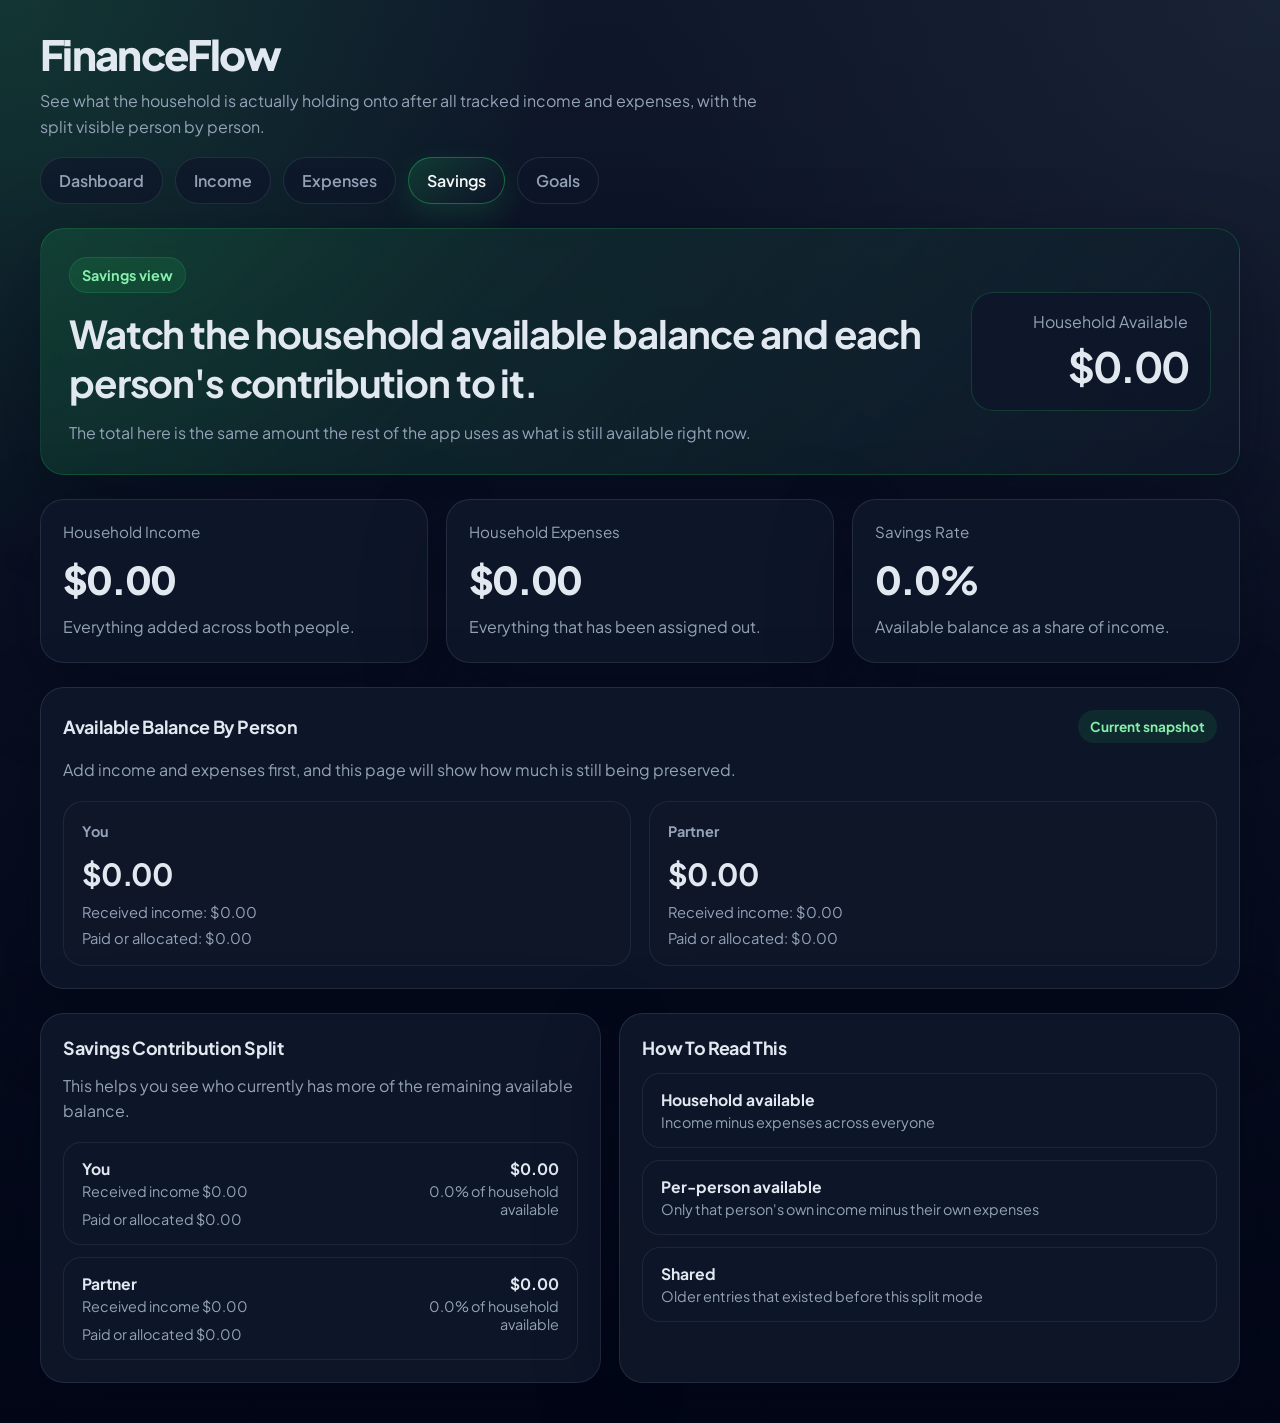
<file: savings.html>
<!DOCTYPE html>
<html lang="en">
<head>
  <meta charset="UTF-8">
  <meta name="viewport" content="width=device-width, initial-scale=1.0">
  <title>FinanceFlow | Savings</title>
  <link rel="preconnect" href="https://fonts.googleapis.com">
  <link rel="preconnect" href="https://fonts.gstatic.com" crossorigin>
  <link href="https://fonts.googleapis.com/css2?family=Plus+Jakarta+Sans:wght@400;500;600;700;800&display=swap" rel="stylesheet">
  <style>
    :root {
      --panel: rgba(15, 23, 42, 0.92);
      --border: rgba(148, 163, 184, 0.16);
      --text: #e2e8f0;
      --muted: #94a3b8;
      --accent: #22c55e;
      --shadow: 0 28px 80px rgba(2, 6, 23, 0.45);
      --radius: 24px;
    }

    * { box-sizing: border-box; }

    body {
      margin: 0;
      min-height: 100vh;
      font-family: "Plus Jakarta Sans", sans-serif;
      color: var(--text);
      background:
        radial-gradient(circle at top left, rgba(34, 197, 94, 0.18), transparent 30%),
        radial-gradient(circle at top right, rgba(30, 41, 59, 0.65), transparent 34%),
        linear-gradient(180deg, #0f172a 0%, #020617 100%);
    }

    a { color: inherit; text-decoration: none; }

    .container {
      width: min(1200px, calc(100% - 32px));
      margin: 0 auto;
      padding: 28px 0 40px;
    }

    .topbar {
      display: flex;
      justify-content: space-between;
      align-items: center;
      gap: 18px;
      margin-bottom: 24px;
      flex-wrap: wrap;
    }

    .brand h1 {
      margin: 0;
      font-size: clamp(1.7rem, 4vw, 2.6rem);
      font-weight: 800;
      letter-spacing: -0.04em;
    }

    .brand p {
      margin: 8px 0 0;
      color: var(--muted);
      max-width: 720px;
      line-height: 1.6;
    }

    .nav {
      display: flex;
      gap: 12px;
      flex-wrap: wrap;
    }

    .nav a {
      padding: 12px 18px;
      border-radius: 999px;
      border: 1px solid var(--border);
      background: rgba(15, 23, 42, 0.72);
      color: var(--muted);
      font-weight: 600;
      transition: 0.2s ease;
    }

    .nav a:hover,
    .nav a.active {
      color: #f8fafc;
      border-color: rgba(34, 197, 94, 0.45);
      background: linear-gradient(135deg, rgba(34, 197, 94, 0.18), rgba(15, 23, 42, 0.9));
      box-shadow: 0 12px 30px rgba(34, 197, 94, 0.16);
    }

    .hero,
    .card {
      background: var(--panel);
      border: 1px solid var(--border);
      border-radius: var(--radius);
      box-shadow: var(--shadow);
      backdrop-filter: blur(10px);
    }

    .hero {
      display: grid;
      grid-template-columns: 1.2fr auto;
      gap: 18px;
      align-items: center;
      padding: 28px;
      margin-bottom: 24px;
      background: linear-gradient(135deg, rgba(34, 197, 94, 0.16), rgba(15, 23, 42, 0.92));
      border-color: rgba(34, 197, 94, 0.22);
    }

    .hero-tag {
      display: inline-flex;
      padding: 8px 12px;
      border-radius: 999px;
      background: rgba(34, 197, 94, 0.12);
      border: 1px solid rgba(34, 197, 94, 0.2);
      color: #86efac;
      font-size: 0.9rem;
      font-weight: 700;
      margin-bottom: 16px;
    }

    .hero h2 {
      margin: 0;
      font-size: clamp(1.6rem, 4vw, 2.4rem);
      letter-spacing: -0.03em;
    }

    .hero p {
      margin: 12px 0 0;
      color: var(--muted);
      line-height: 1.7;
    }

    .hero-total {
      padding: 18px 22px;
      min-width: 240px;
      border-radius: 22px;
      background: rgba(15, 23, 42, 0.78);
      border: 1px solid rgba(34, 197, 94, 0.22);
      text-align: right;
    }

    .hero-total span {
      display: block;
      color: var(--muted);
      margin-bottom: 8px;
    }

    .hero-total strong {
      font-size: clamp(1.8rem, 4vw, 2.6rem);
      letter-spacing: -0.05em;
    }

    .stats-grid,
    .person-grid,
    .content-grid {
      display: grid;
      gap: 18px;
    }

    .stats-grid {
      grid-template-columns: repeat(3, minmax(0, 1fr));
      margin-bottom: 24px;
    }

    .person-grid {
      grid-template-columns: repeat(auto-fit, minmax(220px, 1fr));
    }

    .content-grid {
      grid-template-columns: 0.95fr 1.05fr;
    }

    .card { padding: 22px; }

    .section-title {
      margin: 0 0 14px;
      font-size: 1.12rem;
      letter-spacing: -0.02em;
    }

    .section-copy,
    .stat-meta,
    .subtle {
      color: var(--muted);
      line-height: 1.6;
      margin: 0;
    }

    .stat-label {
      color: var(--muted);
      font-size: 0.95rem;
      margin-bottom: 14px;
    }

    .stat-value {
      font-size: clamp(1.8rem, 3vw, 2.5rem);
      font-weight: 800;
      letter-spacing: -0.05em;
      margin: 0 0 10px;
    }

    .inline-head {
      display: flex;
      justify-content: space-between;
      gap: 16px;
      align-items: center;
      margin-bottom: 14px;
      flex-wrap: wrap;
    }

    .badge {
      display: inline-flex;
      align-items: center;
      padding: 8px 12px;
      border-radius: 999px;
      background: rgba(34, 197, 94, 0.12);
      color: #86efac;
      font-size: 0.85rem;
      font-weight: 700;
    }

    .person-card {
      padding: 18px;
      border-radius: 20px;
      background: rgba(15, 23, 42, 0.74);
      border: 1px solid rgba(148, 163, 184, 0.12);
    }

    .shared-card {
      border-style: dashed;
    }

    .person-kicker {
      display: inline-flex;
      margin-bottom: 14px;
      color: var(--muted);
      font-size: 0.9rem;
      font-weight: 700;
    }

    .person-card strong {
      display: block;
      font-size: 1.9rem;
      letter-spacing: -0.04em;
      margin-bottom: 10px;
    }

    .person-meta {
      display: grid;
      gap: 8px;
      color: var(--muted);
      font-size: 0.92rem;
    }

    .list {
      display: grid;
      gap: 12px;
    }

    .list-item {
      display: flex;
      justify-content: space-between;
      gap: 16px;
      padding: 16px 18px;
      border-radius: 18px;
      background: rgba(15, 23, 42, 0.78);
      border: 1px solid rgba(148, 163, 184, 0.12);
    }

    .list-item strong {
      display: block;
      margin-bottom: 4px;
      font-size: 0.98rem;
    }

    .item-meta {
      display: flex;
      gap: 10px;
      flex-wrap: wrap;
      color: var(--muted);
      font-size: 0.9rem;
    }

    .empty-state {
      padding: 18px;
      border-radius: 18px;
      background: rgba(15, 23, 42, 0.7);
      border: 1px dashed rgba(148, 163, 184, 0.18);
      color: var(--muted);
      line-height: 1.6;
    }

    @media (max-width: 980px) {
      .hero,
      .content-grid {
        grid-template-columns: 1fr;
      }

      .stats-grid {
        grid-template-columns: 1fr;
      }

      .hero-total {
        text-align: left;
      }
    }

    @media (max-width: 640px) {
      .container {
        width: min(100% - 20px, 100%);
        padding: 18px 0 28px;
      }

      .hero,
      .card {
        padding: 18px;
        border-radius: 20px;
      }

      .nav {
        width: 100%;
      }

      .nav a {
        flex: 1 1 calc(50% - 8px);
        text-align: center;
      }
    }
  </style>
</head>
<body>
  <div class="container" id="savings-page">
    <header class="topbar">
      <div class="brand">
        <h1>FinanceFlow</h1>
        <p>See what the household is actually holding onto after all tracked income and expenses, with the split visible person by person.</p>
      </div>
      <nav class="nav">
        <a href="index.html">Dashboard</a>
        <a href="income.html">Income</a>
        <a href="expenses.html">Expenses</a>
        <a class="active" href="savings.html">Savings</a>
        <a href="goals.html">Goals</a>
      </nav>
    </header>

    <section class="hero">
      <div>
        <div class="hero-tag">Savings view</div>
        <h2>Watch the household available balance and each person's contribution to it.</h2>
        <p>The total here is the same amount the rest of the app uses as what is still available right now.</p>
      </div>
      <div class="hero-total">
        <span>Household Available</span>
        <strong id="savings-household-available">$0.00</strong>
      </div>
    </section>

    <section class="stats-grid">
      <article class="card">
        <div class="stat-label">Household Income</div>
        <p class="stat-value" id="savings-income-total">$0.00</p>
        <p class="stat-meta">Everything added across both people.</p>
      </article>
      <article class="card">
        <div class="stat-label">Household Expenses</div>
        <p class="stat-value" id="savings-expense-total">$0.00</p>
        <p class="stat-meta">Everything that has been assigned out.</p>
      </article>
      <article class="card">
        <div class="stat-label">Savings Rate</div>
        <p class="stat-value" id="savings-rate">0.0%</p>
        <p class="stat-meta">Available balance as a share of income.</p>
      </article>
    </section>

    <section class="card" style="margin-bottom: 24px;">
      <div class="inline-head">
        <h3 class="section-title" style="margin: 0;">Available Balance By Person</h3>
        <span class="badge">Current snapshot</span>
      </div>
      <p class="section-copy" id="savings-summary">Add income and expenses first, and this page will show how much is still being preserved.</p>
      <div id="savings-balance-grid" class="person-grid" style="margin-top: 18px;"></div>
      <p id="savings-legacy-note" class="subtle" style="display: none; margin-top: 18px;"></p>
    </section>

    <section class="content-grid">
      <article class="card">
        <h3 class="section-title">Savings Contribution Split</h3>
        <p class="section-copy" style="margin-bottom: 18px;">This helps you see who currently has more of the remaining available balance.</p>
        <div id="savings-split-list" class="list">
          <div class="empty-state">No data yet. Add income and expenses to populate this section.</div>
        </div>
      </article>

      <article class="card">
        <h3 class="section-title">How To Read This</h3>
        <div class="list">
          <div class="list-item">
            <div>
              <strong>Household available</strong>
              <div class="item-meta">
                <span>Income minus expenses across everyone</span>
              </div>
            </div>
          </div>
          <div class="list-item">
            <div>
              <strong>Per-person available</strong>
              <div class="item-meta">
                <span>Only that person's own income minus their own expenses</span>
              </div>
            </div>
          </div>
          <div class="list-item">
            <div>
              <strong>Shared</strong>
              <div class="item-meta">
                <span>Older entries that existed before this split mode</span>
              </div>
            </div>
          </div>
        </div>
      </article>
    </section>
  </div>

  <script src="app.js"></script>
</body>
</html>
</file>
